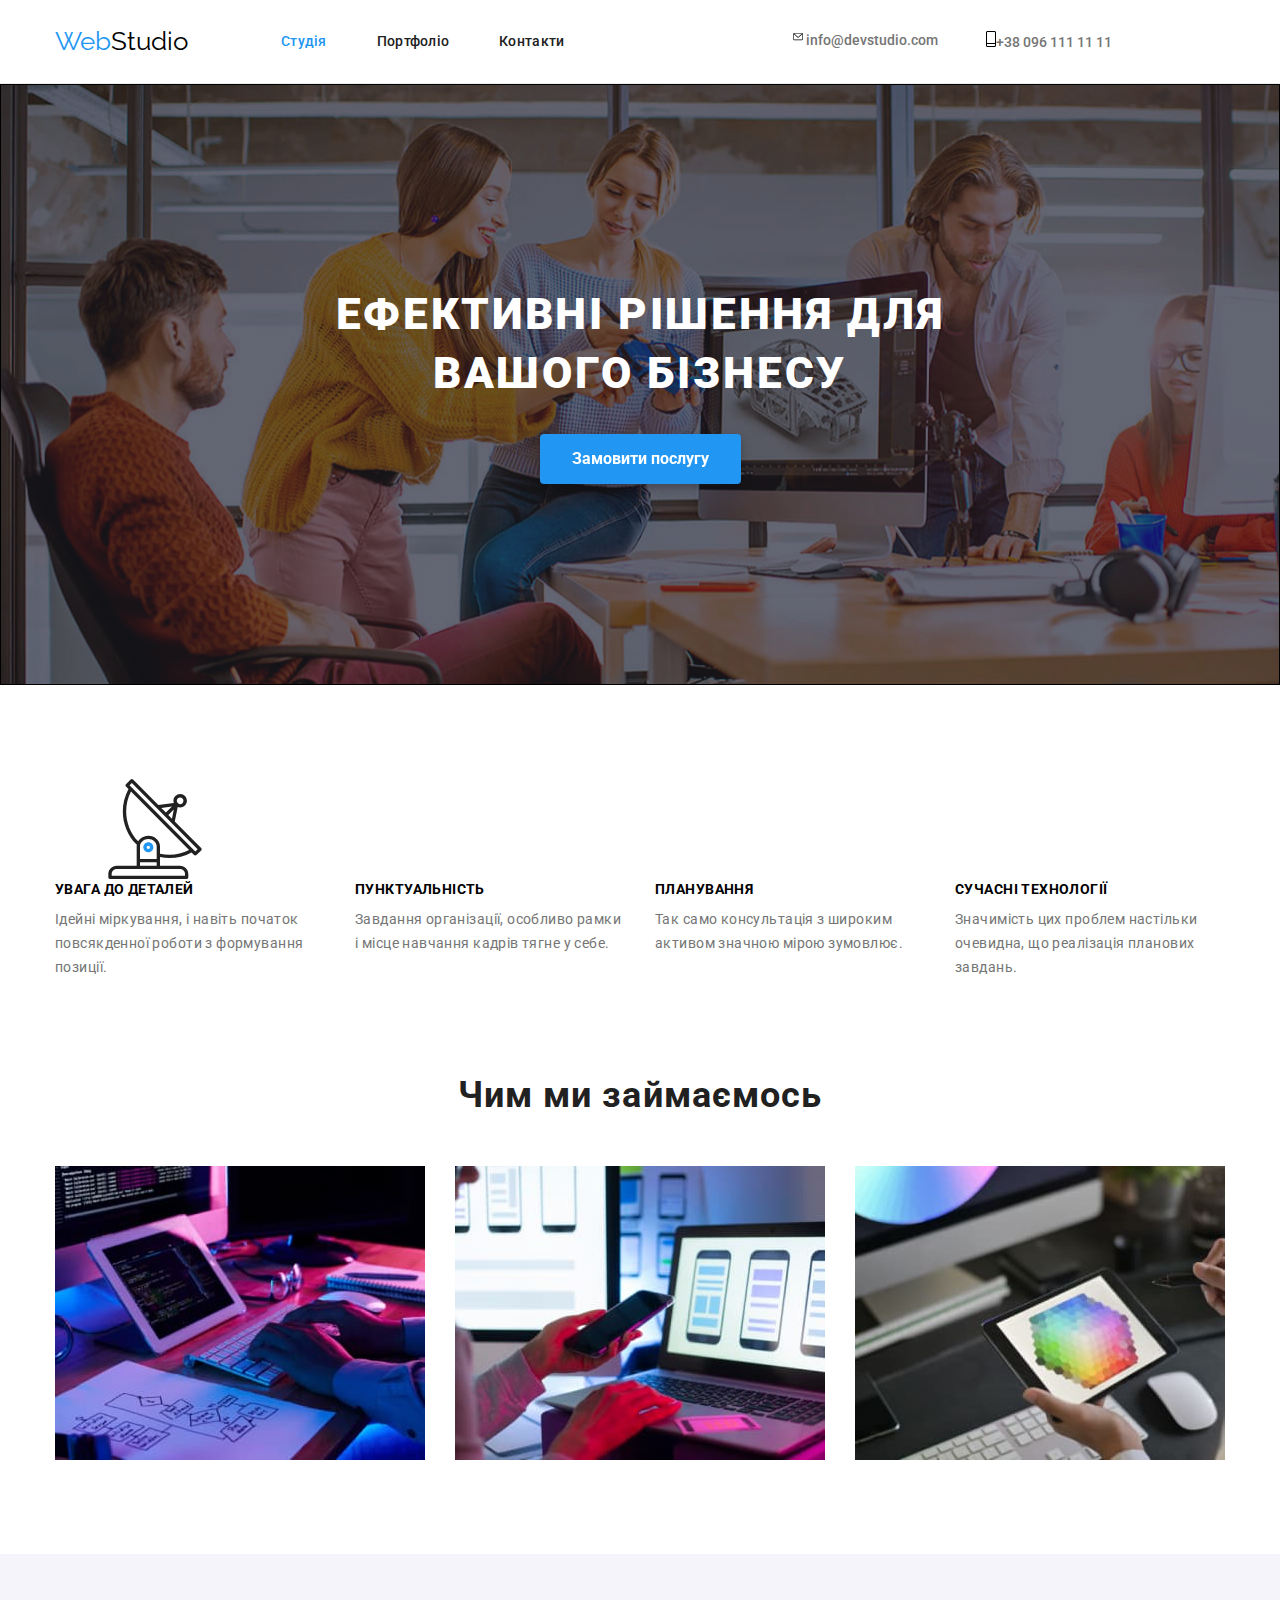
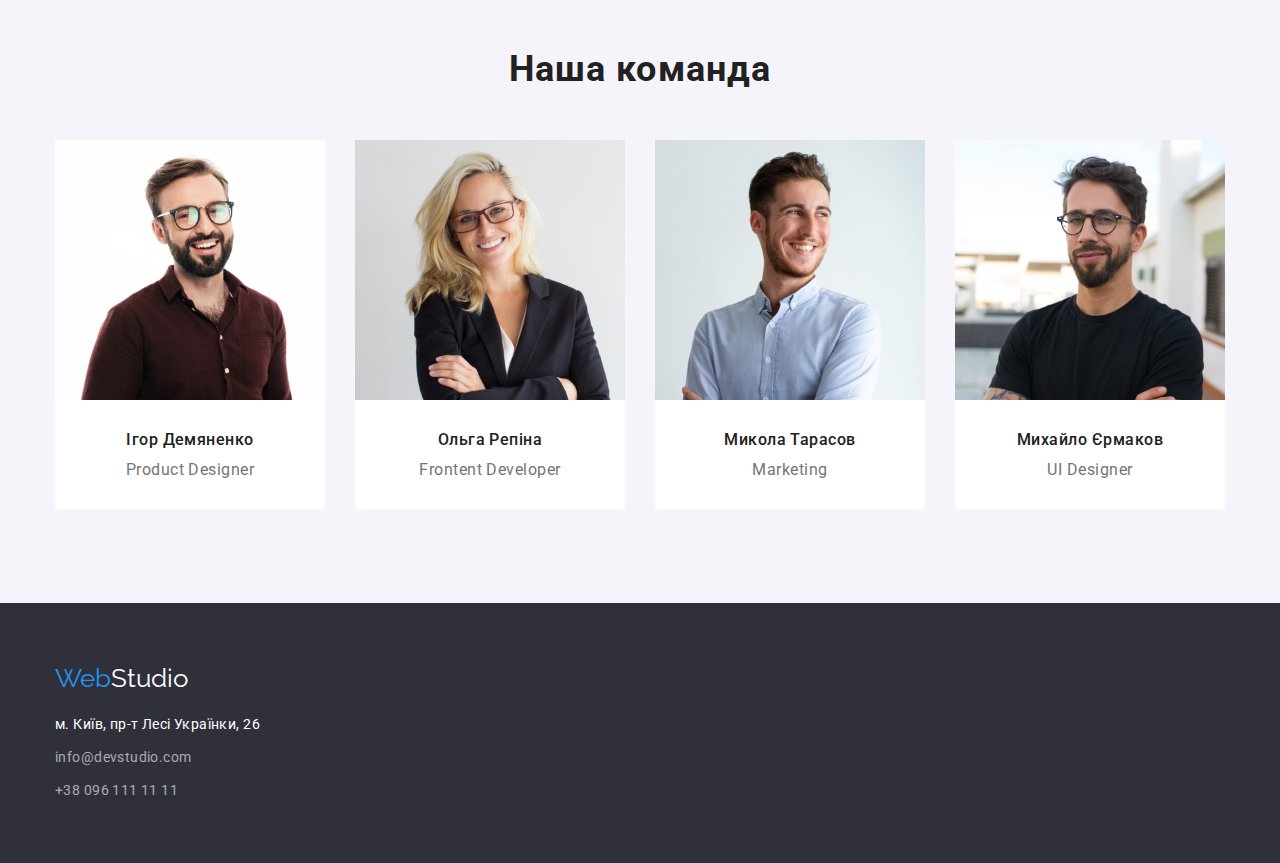
<file: index.html>
<!DOCTYPE html>
<html lang="uk">

<head>
  <meta charset="UTF-8" />
  <meta http-equiv="X-UA-Compatible" content="IE=edge" />
  <meta name="viewport" content="width=device-width, initial-scale=1.0" />
  <link rel="stylesheet" href="https://cdnjs.cloudflare.com/ajax/libs/modern-normalize/1.1.0/modern-normalize.css">
  <link rel="preconnect" href="https://fonts.googleapis.com">
  <link rel="preconnect" href="https://fonts.gstatic.com" crossorigin>
  <link href="https://fonts.googleapis.com/css2?family=Raleway:wght@700&family=Roboto:wght@400;500;700;900&display=swap"
    rel="stylesheet">
  <link rel="stylesheet" href="./css/styles.css" />
  <title>Web studio</title>
</head>

<body>
  <header class="header">
    <div class="container">
      <nav class="header-nav">
        <a href="./index.html" class="header-logo link"><span class="logo-web link">Web</span>Studio</a>
        
        <ul class="header-list list">
          <li class="list-item"><a class="header-list-link link current" href="./index.html">Студія</a></li>
          <li class="list-item"><a class="header-list-link link" href="./portfolio.html">Портфоліо</a></li>
          <li class="list-item"><a class="header-list-link link" href="#">Контакти</a></li>
        </ul>
        
        <ul class="list contact">
          <li class="list-item">
            <a class="contact-link link" href="mailto:info@devstudio.com">
              <svg class="header-icon" width="16" height="12">
                <use href="./images/icons.svg#icon-mail"></use>
              </svg>info@devstudio.com
            </a>
          </li>
          <li class="list-item">
            <a class="contact-link link" href="tel:+380961111111">
              <svg class="header-icon" width="10" height="16">
                <use href="./images/icons.svg#icon-phone"></use>
              </svg>+38 096 111 11 11
            </a>
          </li>
        </ul>
      </nav>
  </div>
 
  </header>
  <main>
    <section class="main-head overlay">
      <div class="container bg-img">
        <h1 class="main-title">Ефективні рішення для вашого бізнесу</h1>
        <button class="header-button button" type="button">Замовити послугу</button>
      </div>
    </section>
    <section class="hero section">
      <div class="container">
        <h2 class="visually-hidden">Переваги</h2>
        <div class="hero-items">
          <div class="hero-item"><a><svg width="200" height="100"><use href="./images/icons.svg#icon-antenna"></use></svg></a></div>
          <div class="hero-item"></div>
          <div class="hero-item"></div>
          <div class="hero-item"></div>
        </div>
        <ul class="list benefits">
          <li class="benefits-item">
            <h3 class="list-title">Увага до деталей</h3>
            <p class="list-text">
              Ідейні міркування, і навіть початок повсякденної роботи з
              формування позиції.
            </p>
          </li>
          <li class="benefits-item">
            <h3 class="list-title">Пунктуальність</h3>
            <p class="list-text">
              Завдання організації, особливо рамки і місце навчання кадрів тягне
              у себе.
            </p>
          </li>
          <li class="benefits-item">
            <h3 class="list-title">Планування</h3>
            <p class="list-text">
              Так само консультація з широким активом значною мірою зумовлює.
            </p>
          </li>
          <li class="benefits-item">
            <h3 class="list-title">Сучасні технології</h3>
            <p class="list-text">
              Значимість цих проблем настільки очевидна, що реалізація планових
              завдань.
            </p>
          </li>
        </ul>
      </div>
    </section>
    <section class="buisness section">
      <div class="container">
        <h2 class="second-title">Чим ми займаємось</h2>
        <ul class="list buisness-img">
          <li>
            <img src="./images/img1.jpg" width="370" alt="img1" />
          </li>
          <li>
            <img src="./images/img2.jpg" width="370" alt="img2" />
          </li>
          <li>
            <img src="./images/img3.jpg" width="370" alt="img3" />
          </li>
        </ul>
      </div>
    </section>
    <section class="teem section">
      <div class="container">
        <h2 class="second-title">Наша команда</h2>
        <ul class="list list-teem">
          <li class="teem-item">
            <img src="./images/Igor.jpg" width="270" alt="igor" />
            <h3 class="teem-title">Ігор Демяненко</h3>
            <p class="teem-text">Product Designer</p>
          </li>
          <li class="teem-item">
            <img src="./images/Olga.jpg" width="270" alt="olga" />
            <h3 class="teem-title">Ольга Репіна</h3>
            <p class="teem-text">Frontent Developer</p>
          </li>
          <li class="teem-item">
            <img src="./images/Mikola.jpg" width="270" alt="mikola" />
            <h3 class="teem-title">Микола Тарасов</h3>
            <p class="teem-text">Marketing</p>
          </li>
          <li class="teem-item">
            <img src="./images/Misha.jpg" width="270" alt="misha" />
            <h3 class="teem-title">Михайло Єрмаков</h3>
            <p class="teem-text">UI Designer</p>
          </li>
        </ul>
      </div>
    </section>
  </main>
  <footer class="footer">
    <div class="container">
      <a href="./index.html" class="footer-logo logo link"><span class="logo-web">Web</span>Studio</a>
      <ul class="list address">
        <li>
          <a class="link footer-contact-link contact-link-map" target="_blank" rel="noreferrer noopener"
            href="https://www.google.com/maps/place/%D0%B1%D1%83%D0%BB.+%D0%9B%D0%B5%D1%81%D0%B8+%D0%A3%D0%BA%D1%80%D0%B0%D0%B8%D0%BD%D0%BA%D0%B8,+26,+%D0%9A%D0%B8%D0%B5%D0%B2,+02000/@50.4265807,30.5361971,17z/data=!4m13!1m7!3m6!1s0x40d4cf0e033ecbe9:0x57a4dffefec77da0!2z0LHRg9C7LiDQm9C10YHQuCDQo9C60YDQsNC40L3QutC4LCAyNiwg0JrQuNC10LIsIDAyMDAw!3b1!8m2!3d50.4265807!4d30.5383858!3m4!1s0x40d4cf0e033ecbe9:0x57a4dffefec77da0!8m2!3d50.4265807!4d30.5383858">м.
            Київ, пр-т Лесі Українки, 26</a>
        </li>
        <li><a class="link footer-contact-link" href="mailto:info@devstudio.com">info@devstudio.com</a></li>
        <li><a class="link footer-contact-link" href="tel:+380961111111">+38 096 111 11 11</a></li>
      </ul>
    </div>
  </footer>
  </body>

</html>
</file>
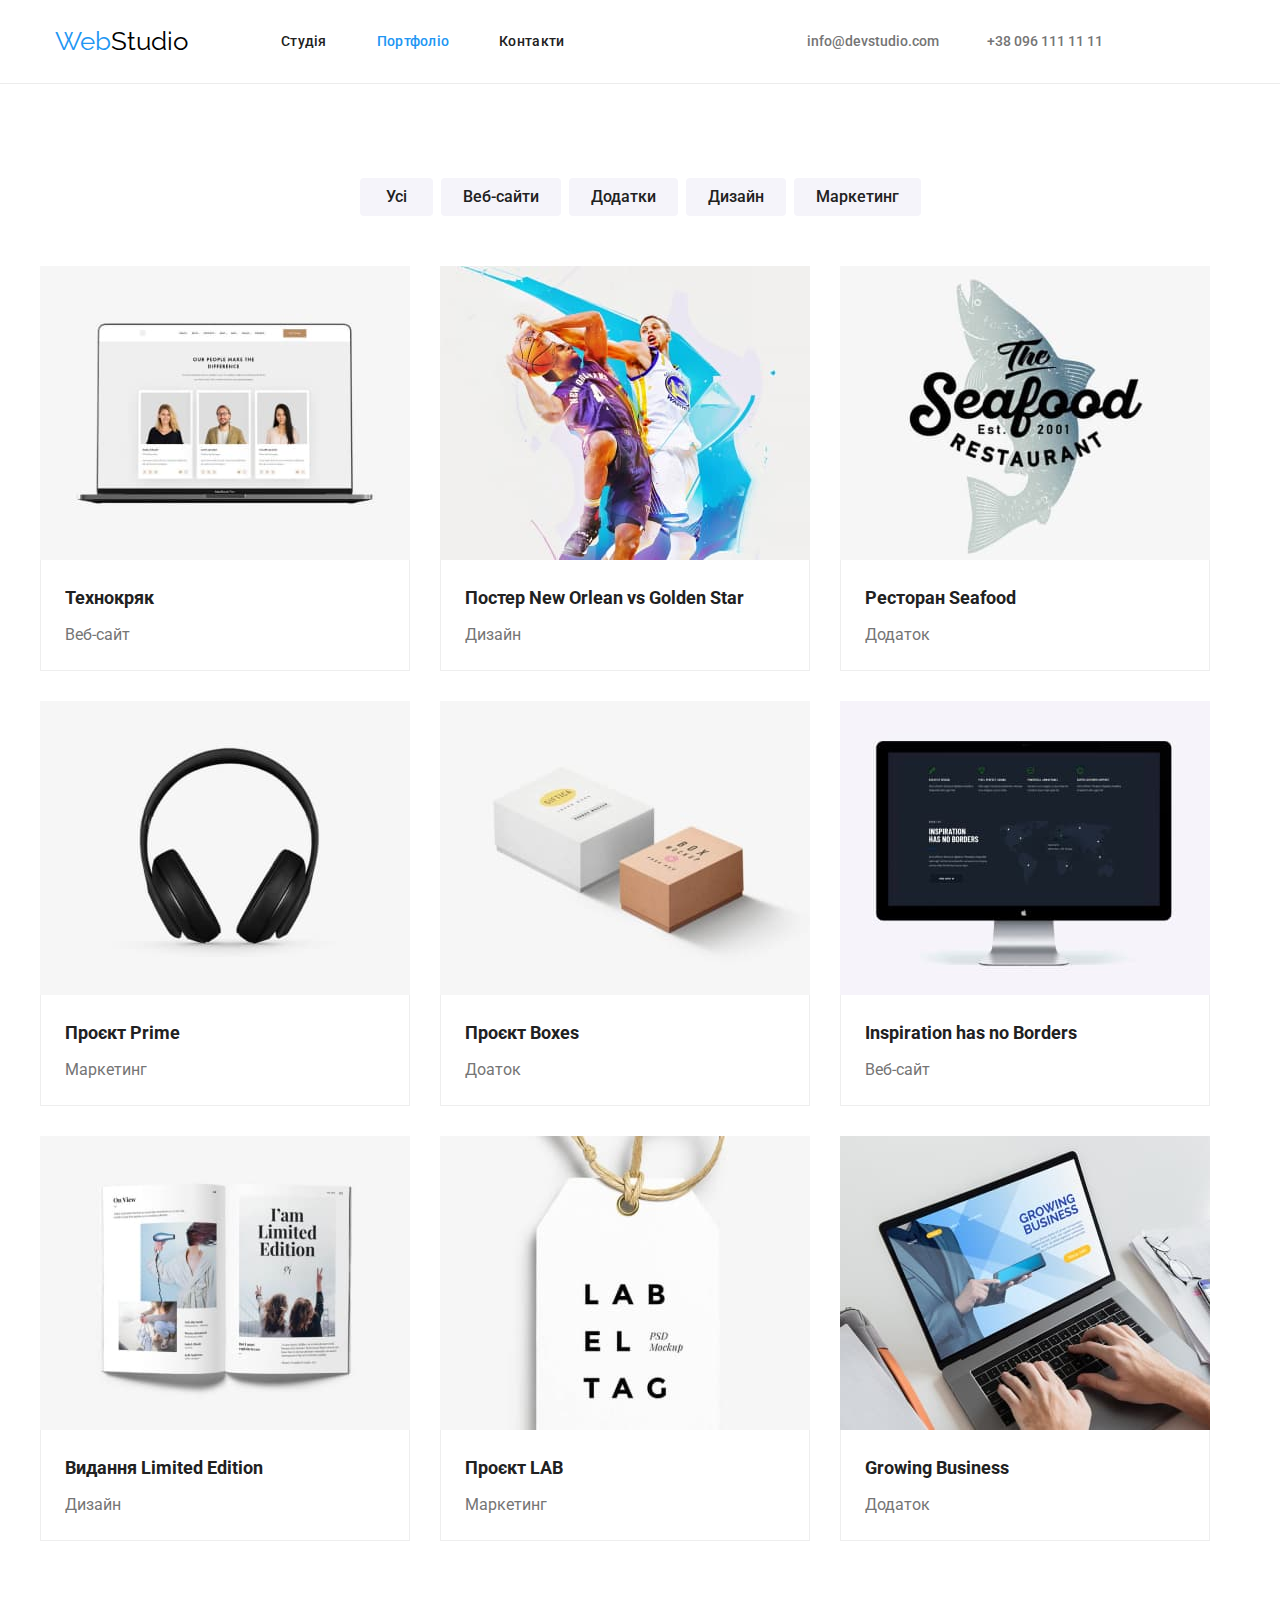
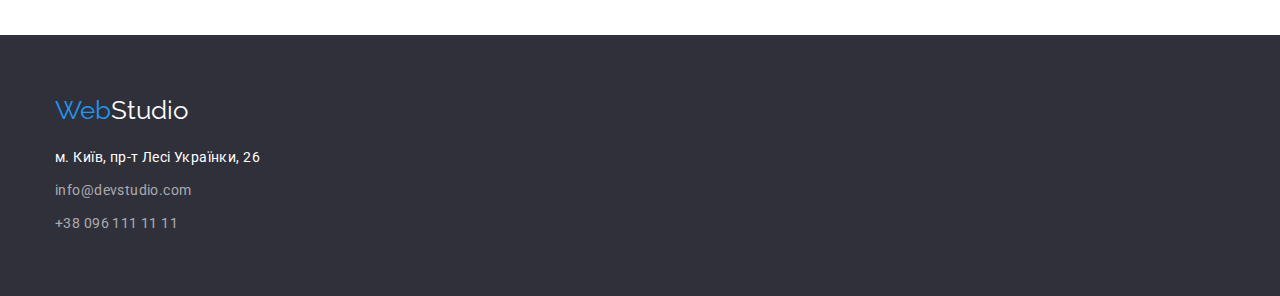
<file: portfolio.html>
<!DOCTYPE html>
<html lang="uk">

<head>
  <meta charset="UTF-8" />
  <meta http-equiv="X-UA-Compatible" content="IE=edge" />
  <meta name="viewport" content="width=device-width, initial-scale=1.0" />
  <link rel="stylesheet" href="https://cdnjs.cloudflare.com/ajax/libs/modern-normalize/1.1.0/modern-normalize.css">
  <link rel="preconnect" href="https://fonts.googleapis.com">
  <link rel="preconnect" href="https://fonts.gstatic.com" crossorigin>
  <link href="https://fonts.googleapis.com/css2?family=Raleway:wght@700&family=Roboto:wght@400;500;700;900&display=swap"
    rel="stylesheet">
  <link rel="stylesheet" href="./css/styles.css" />
  <title>Portfolio</title>
</head>

<body>
  <header class="header">
    <div class="container">
      <nav class="header-nav">
        <a href="./index.html" class="header-logo link"><span class="logo-web link">Web</span>Studio</a>
  
        <ul class="header-list list">
          <li class="list-item"><a class="header-list-link link" href="./index.html">Студія</a></li>
          <li class="list-item"><a class="header-list-link link  current" href="./portfolio.html">Портфоліо</a></li>
          <li class="list-item"><a class="header-list-link link" href="#">Контакти</a></li>
        </ul>
  
        <ul class="list contact">
          <li class="list-item"><a class="contact-link link " href="mailto:info@devstudio.com">info@devstudio.com</a></li>
          <li class="list-item"><a class="contact-link link " href="tel:+380961111111">+38 096 111 11 11</a></li>
        </ul>
      </nav>
    </div>
  
  </header>
  <main>
    <section class="main-filter container section">
      <h2 class="visually-hidden">Filter</h2>
      <ul class="filter list">
        <li class="btn-nav"><button type="button" class="filter-button button">Усі</button></li>
        <li class="btn-nav"><button type="button" class="filter-button button">Веб-сайти</button></li>
        <li class="btn-nav"><button type="button" class="filter-button button">Додатки</button></li>
        <li class="btn-nav"><button type="button" class="filter-button button">Дизайн</button></li>
        <li class="btn-nav"><button type="button" class="filter-button button">Маркетинг</button></li>
      </ul>
      <ul class="list filter-list">
        <li class="filter-item"><a href="#" class="link filter-link"><img src="./images/tehno.jpg" width="370" alt="tehno">
            <div class="border">
              <h3 class="filter-title">Технокряк</h3>
              <p class="filter-text">Веб-сайт</p>
            </div>
          </a></li>
        <li class="filter-item"><a href="" class="link filter-link"><img src="./images/poster.jpg" width="370" alt="poster">
            <div class="border">
              <h3 class="filter-title">Постер New Orlean vs Golden Star</h3>
              <p class="filter-text">Дизайн</p>
            </div>
          </a></li>
        <li class="filter-item"><a href="" class="link filter-link"><img src="./images/restor.jpg" width="370" alt="restoran">
            <div class="border">
              <h3 class="filter-title">Ресторан Seafood</h3>
              <p class="filter-text">Додаток</p>
            </div>
          </a></li>
        <li class="filter-item"><a href="" class="link filter-link"><img src="./images/prime.jpg" width="370" alt="prime">
            <div class="border">
              <h3 class="filter-title">Проєкт Prime</h3>
              <p class="filter-text">Маркетинг</p>
            </div>
          </a></li>
        <li class="filter-item"><a href="" class="link filter-link"><img src="./images/boxes.jpg" width="370" alt="boxes">
            <div class="border">
              <h3 class="filter-title">Проєкт Boxes</h3>
              <p class="filter-text">Доаток</p>
            </div>
          </a></li>
        <li class="filter-item"><a href="" class="link filter-link"><img src="./images/inspir.jpg" width="370" alt="inspir">
            <div class="border">
              <h3 class="filter-title">Inspiration has no Borders</h3>
              <p class="filter-text">Веб-сайт</p>
            </div>
          </a></li>
        <li class="filter-item"><a href="" class="link filter-link"><img src="./images/limited.jpg" width="370" alt="limited">
            <div class="border">
              <h3 class="filter-title">Видання Limited Edition</h3>
              <p class="filter-text">Дизайн</p>
            </div>
          </a></li>
        <li class="filter-item"><a href="" class="link filter-link"><img src="./images/lab.jpg" width="370" alt="lab">
            <div class="border">
              <h3 class="filter-title">Проєкт LAB</h3>
              <p class="filter-text">Маркетинг</p>
            </div>
          </a></li>
        <li class="filter-item"><a href="" class="link filter-link"><img src="./images/grow.jpg" width="370" alt="growing">
            <div class="border">
              <h3 class="filter-title">Growing Business</h3>
              <p class="filter-text">Додаток</p>
            </div>
          </a></li>
      </ul>
    </section>
  </main>
  <footer class="footer">
    <div class="container">
      <a href="./index.html" class="footer-logo logo link"><span class="logo-web">Web</span>Studio</a>
      <ul class="list address">
        <li>
          <a class="link footer-contact-link contact-link-map" target="_blank" rel="noreferrer noopener"
            href="https://www.google.com/maps/place/%D0%B1%D1%83%D0%BB.+%D0%9B%D0%B5%D1%81%D0%B8+%D0%A3%D0%BA%D1%80%D0%B0%D0%B8%D0%BD%D0%BA%D0%B8,+26,+%D0%9A%D0%B8%D0%B5%D0%B2,+02000/@50.4265807,30.5361971,17z/data=!4m13!1m7!3m6!1s0x40d4cf0e033ecbe9:0x57a4dffefec77da0!2z0LHRg9C7LiDQm9C10YHQuCDQo9C60YDQsNC40L3QutC4LCAyNiwg0JrQuNC10LIsIDAyMDAw!3b1!8m2!3d50.4265807!4d30.5383858!3m4!1s0x40d4cf0e033ecbe9:0x57a4dffefec77da0!8m2!3d50.4265807!4d30.5383858">м.
            Київ, пр-т Лесі Українки, 26</a>
        </li>
        <li><a class="link footer-contact-link" href="mailto:info@devstudio.com">info@devstudio.com</a></li>
        <li><a class="link footer-contact-link" href="tel:+380961111111">+38 096 111 11 11</a></li>
      </ul>
    </div>
  </footer>

</body>

</html>
</file>
<file: css/styles.css>
:root {
    --hover-color: rgb(33, 150, 243);
    --white: rgb(255, 255, 255);
    --link-list-text: rgb(117, 117, 117);
    --main-title: rgb(33, 33, 33);
    --head-footer-bg: rgb(47, 48, 58);
    --logo: rgb(0, 0, 0);
    --teem-bg: rgb(245, 244, 250);
    --pf-filter: rgb(245, 245, 245);
    
    --footer-contact: rgba(255, 255, 255, 0.6);
}

.visually-hidden {
    position: absolute;
    white-space: nowrap;
    width: 1px;
    height: 1px;
    overflow: hidden;
    border: 0;
    padding: 0;
    clip: rect(0 0 0 0);
    clip-path: inset(50%);
    margin: -1px;
}


body {
    font-family: 'Roboto', sans-serif;
    margin: 0;
    font-size: 14px;
}

h1,
h2, 
h3, 
p, 
ul {
    margin: 0 auto;
    padding: 0;
}

img {
    display: block;
    width: 100%;
    height: auto;
}
.link {
    text-decoration: none;
}

.list {
    list-style: none;
}

.container {
    max-width: 1200px;
    margin: 0 auto;
    padding: 0 15px;
}

.section {
    padding: 94px 0;
}

.header-nav {
    display: flex;
    align-items: center;
}

.header {
    border-bottom: 1px solid #ECECEC;
}

.button {
    border: none;
}

.header {

    background-color: var(--white);
}

.header-logo {
    font-family: raleway;
    font-size: 26px;
    line-height: 1.19;
    color: var(--logo);

}

.logo-web {
    color: var(--hover-color);
}

.header-list {
    display: flex;
    margin-left: 93px;
}

.header-list .list-item {
    margin-right: 50px;
}

.header-list .list-item:last-child {
    margin-right: 0;
}

.contact {
    display: flex;
    margin-left: auto;
}

.contact .list-item + .list-item {
    margin-left: 48px;
}

.header-list-link {
    display: block;
    padding-top: 32px;
    padding-bottom: 32px;

    color: var(--main-title);
    font-weight: 500;
    font-size: 14px;
    line-height: 1.333;
    letter-spacing: 0.02em;
}


.header-list-link:hover,
.header-list-link:focus,
.header-list-link.current {
    color: var(--hover-color);
}

.contact-link {
    display: block;
    padding-top: 31px;
    padding-bottom: 31px;

    color: var(--link-list-text);
    font-weight: 500;
    font-size: 14px;
    line-height: 1.333;

}

.contact-link:hover,
.contact-link:focus {
    color: var(--hover-color);
}

/* Main*/



.main-head {
    text-align: center;
    background: var(--head-footer-bg); 
    padding-top: 200px;
    padding-bottom: 200px;
    
}

.overlay {
    background-image: linear-gradient(to right, 
        rgba(47, 48, 58, 0.4), 
        rgba(47, 48, 58, 0.4)), 
        url(../images/header-img.jpg);
    background-size: 1600px;
    border: rgb(0, 0, 0) 1px solid;
}



.main-title {
    color: var(--white);
    font-weight: 900;
    font-size: 44px;
    line-height: 1.36;
    letter-spacing: 0.06em;
    text-transform: uppercase;
    width: 696px;
    margin-bottom: 30px;

}

.header-button {
    background-color: var(--hover-color);
    color: var(--white);
    cursor: pointer;
    font-weight: 700;
    font-size: 16px;
    line-height: 1.88;
    border-radius: 4px;
    padding: 10px 32px;
    filter: drop-shadow(0px 4px 4px rgba(0, 0, 0, 0.25));
}

.hero-items {
    display: flex;
}

/* .hero-item {

} */

.benefits {
    display: flex;
}

.benefits .benefits-item + .benefits-item {
    margin-left: 30px;
}

.list-title {
    font-size: 14px;
    line-height: 1.14;
    letter-spacing: 0.03em;
    text-transform: uppercase;
    margin-bottom: 10px;
}

.list-text {
    font-size: 14px;
    line-height: 1.71;
    color: var(--link-list-text);
    letter-spacing: 0.03em;
    width: 270px;
}


.second-title {
    color: var(--main-title);
    font-size: 36px;
    line-height: 1.17;
    text-align: center;
    letter-spacing: 0.03em;
}

.buisness {
    padding-top: 0;
}

.buisness-img {
    display: flex;
    justify-content: space-between;
    margin-top: 50px;
}


.teem {
    background-color: var(--teem-bg);
}

.list-teem {
    display: flex;
    justify-content: space-between;
    padding-top: 50px;
    gap: 30px;
}

.teem-item {
    background-color: var(--white);
    border-radius: 0px 0px 4px 4px;
    /* margin-right: 30px; */
}

/* .teem-item:last-child {
    margin-right: 0;
} */


.teem-title {
    font-weight: 500;
    font-size: 16px;
    line-height: 1.19;
    color: var(--main-title);
    text-align: center;
    letter-spacing: 0.03em;
    padding-top: 30px;
}

.teem-text {
    font-size: 16px;
    line-height: 1.19;
    color: var(--link-list-text);
    text-align: center;
    letter-spacing: 0.03em;
    padding-top: 10px;
    padding-bottom: 30px;

}

/* footer */

.footer {
    background-color: var(--head-footer-bg);
    padding: 60px 0;
}

.footer-logo {
    font-family: raleway;
    font-size: 26px;
    line-height: 1.19;
    color: var(--white);
    display: inline-block;
    
}

.footer-contact-link {
    display: block;
    font-size: 14px;
    line-height: 1.71;
    color: var(--footer-contact);
    letter-spacing: 0.03em;
}

.footer-contact-link {
    padding-top: 9px;
    width: 231px;
}

.contact-link-map {
    color: var(--white);
    padding-top: 20px;
}

.footer-contact-link:hover,
.footer-contact-link:focus {
    color: var(--white);
}

/* Portfolio */

/* .main-filter {
    color: var(--pf-filter);
} */

.filter {
    display: flex;
    justify-content: center;
}

.filter-button {
    color: var(--main-title);
    font-size: 16px;
    font-weight: 500;
    line-height: 1.63;
    background-color: var(--teem-bg);
    cursor: pointer;
    border-radius: 4px;
    min-width: 73px;
    padding: 6px 22px;
}

.btn-nav:not(:last-child) {
    margin-right: 8px;
}



.filter-button:hover,
.filter-button:focus {
    color: var(--white);
    background-color: var(--hover-color);
}

.filter-list {
    margin-top: 50px;
    display: flex;
    flex-wrap: wrap;
    gap: 30px;
}




/* .filter-item:nth-last-child(-n + 3) {
    margin-bottom: 0;
}

.filter-item:nth-child(3n) {
    margin-right: 0;
} */


.filter-title {
    color: var(--main-title);
    font-size: 18px;
    line-height: 2;
    margin-bottom: 4px;
}

.filter-text {
    color: var(--link-list-text);
    font-size: 16px;
    line-height: 1.88;
}

.border {
    border: 1px solid #EEEEEE;
    border-top: 0;
    padding: 20px 24px;
}
</file>
